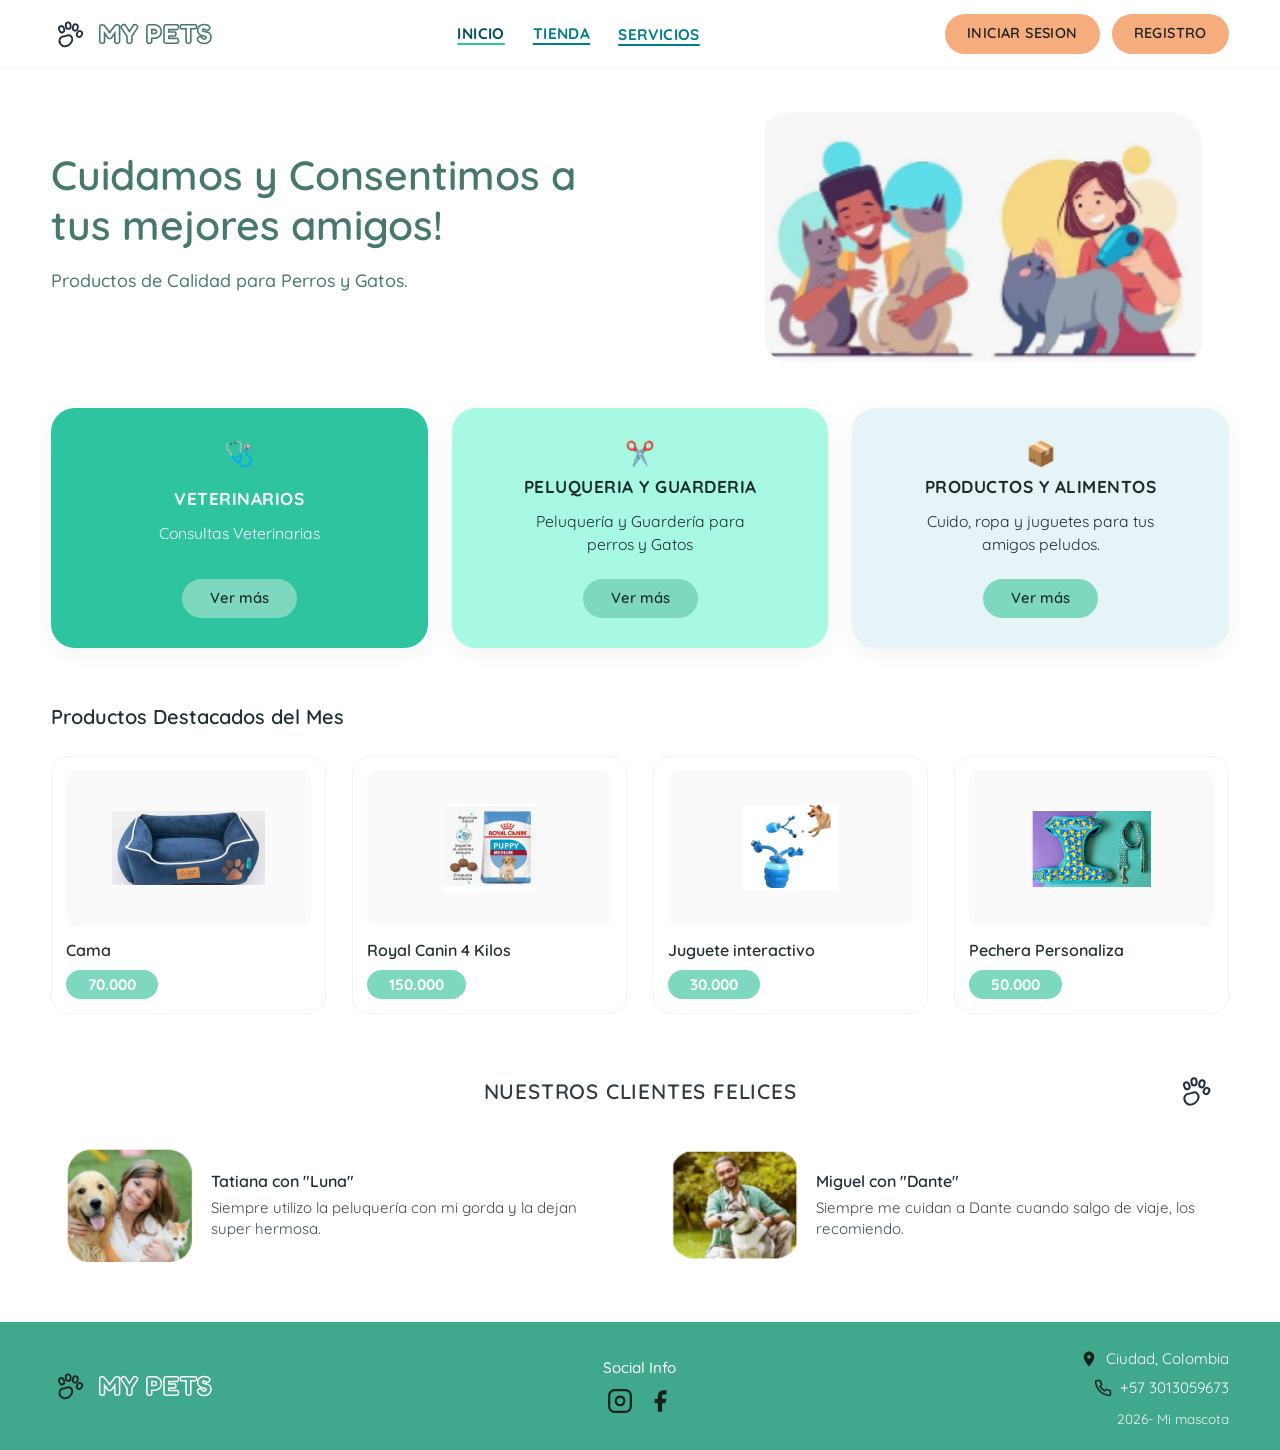
<file: index.html>
<!DOCTYPE html>
<html lang="es">

<head>
  <meta charset="UTF-8" />
  <meta name="viewport" content="width=device-width, initial-scale=1.0" />
  <title>MY PETS | Cuidamos y Consentimos a tus mejores amigos</title>
  <link rel="stylesheet" href="css/styles.css?v=5" />
</head>

<body>

  <!-- Header consistente inyectado desde js/main.js -->
  <header class="site-header" id="site-header"></header>

  <main>
    <!-- 1. Banner Principal (Hero) tal como el diseño oficial -->
    <section class="hero-section">
      <div class="container hero-grid">
        <div class="hero-content">
          <h1 class="hero-title">
            Cuidamos y Consentimos a<br />
            tus mejores amigos!
          </h1>
          <p class="hero-subtitle">
            Productos de Calidad para Perros y Gatos.
          </p>
        </div>

        <!-- Imagen del Banner Principal al frente del texto -->
        <div class="hero-illustration">
          <img src="img/banner-hero.png" alt="Cuidamos y Consentimos a tus mejores amigos" />
        </div>
      </div>
    </section>

    <!-- 2. Tres Tarjetas de Accesos Rápidos (Veterinarios, Peluquería, Productos) -->
    <section class="services-cards-section">
      <div class="container services-grid">
        <!-- Tarjeta 1: Veterinarios (#2ec49f) -->
        <article class="service-card card-vet">
          <div class="service-icon" aria-hidden="true">🩺</div>
          <div>
            <h3>VETERINARIOS</h3>
            <p>Consultas Veterinarias</p>
          </div>
          <a href="pages/veterinarios.html?v=5" class="btn-pill-mint">Ver más</a>
        </article>

        <!-- Tarjeta 2: Peluquería y Guardería (#a8f9e4) -->
        <article class="service-card card-groom">
          <div class="service-icon" aria-hidden="true">✂️</div>
          <div>
            <h3>PELUQUERIA Y GUARDERIA</h3>
            <p>Peluquería y Guardería para perros y Gatos</p>
          </div>
          <a href="pages/peluqueria-guarderia.html" class="btn-pill-mint">Ver más</a>
        </article>

        <!-- Tarjeta 3: Productos y Alimentos (#e6f3f7) -->
        <article class="service-card card-products">
          <div class="service-icon" aria-hidden="true">📦</div>
          <div>
            <h3>PRODUCTOS Y ALIMENTOS</h3>
            <p>Cuido, ropa y juguetes para tus amigos peludos.</p>
          </div>
          <a href="pages/productos.html" class="btn-pill-mint">Ver más</a>
        </article>
      </div>
    </section>

    <!-- 3. Productos Destacados del Mes -->
    <section class="featured-section">
      <div class="container">
        <h2 class="section-heading">Productos Destacados del Mes</h2>
        <div class="products-grid" id="featured-products-grid">
          <!-- Renderizado dinámico desde js/main.js (Cama, Royal Canin 4 Kilos, Juguete interactivo, Pechera Personaliza) -->
        </div>
      </div>
    </section>

    <!-- 4. Nuestros Clientes Felices -->
    <section class="testimonials-section">
      <div class="container">
        <div class="testimonials-header">
          <h2 class="testimonials-title">NUESTROS CLIENTES FELICES</h2>
          <svg class="paw-deco" viewBox="0 0 64 64" fill="none" stroke="#1f2d3d">
            <path d="M22 36 C15 36 12 43 16 49 C20 55 28 53 32 49 C36 45 38 39 33 35 C29 32 26 36 22 36 Z"
              stroke-width="3" />
            <ellipse cx="18" cy="24" rx="4" ry="5.5" transform="rotate(-20 18 24)" stroke-width="3" />
            <ellipse cx="29" cy="18" rx="4" ry="5.5" transform="rotate(-5 29 18)" stroke-width="3" />
            <ellipse cx="41" cy="21" rx="4" ry="5.5" transform="rotate(15 41 21)" stroke-width="3" />
            <ellipse cx="48" cy="32" rx="4" ry="5" transform="rotate(32 48 32)" stroke-width="3" />
          </svg>
        </div>

        <div class="testimonials-grid">
          <!-- Testimonio 1 -->
          <article class="testimonial-card">
            <img src="img/cliente-tatiana.png" alt="Tatiana con Luna" class="testimonial-avatar" />
            <div class="testimonial-text">
              <h4>Tatiana con "Luna"</h4>
              <p>Siempre utilizo la peluquería con mi gorda y la dejan super hermosa.</p>
            </div>
          </article>

          <!-- Testimonio 2 -->
          <article class="testimonial-card">
            <img src="img/cliente-miguel.png" alt="Miguel con Dante" class="testimonial-avatar" />
            <div class="testimonial-text">
              <h4>Miguel con "Dante"</h4>
              <p>Siempre me cuidan a Dante cuando salgo de viaje, los recomiendo.</p>
            </div>
          </article>
        </div>
      </div>
    </section>
  </main>

  <!-- Footer consistente inyectado desde js/main.js -->
  <footer class="site-footer" id="site-footer"></footer>

  <script src="js/main.js?v=5"></script>
</body>

</html>
</file>
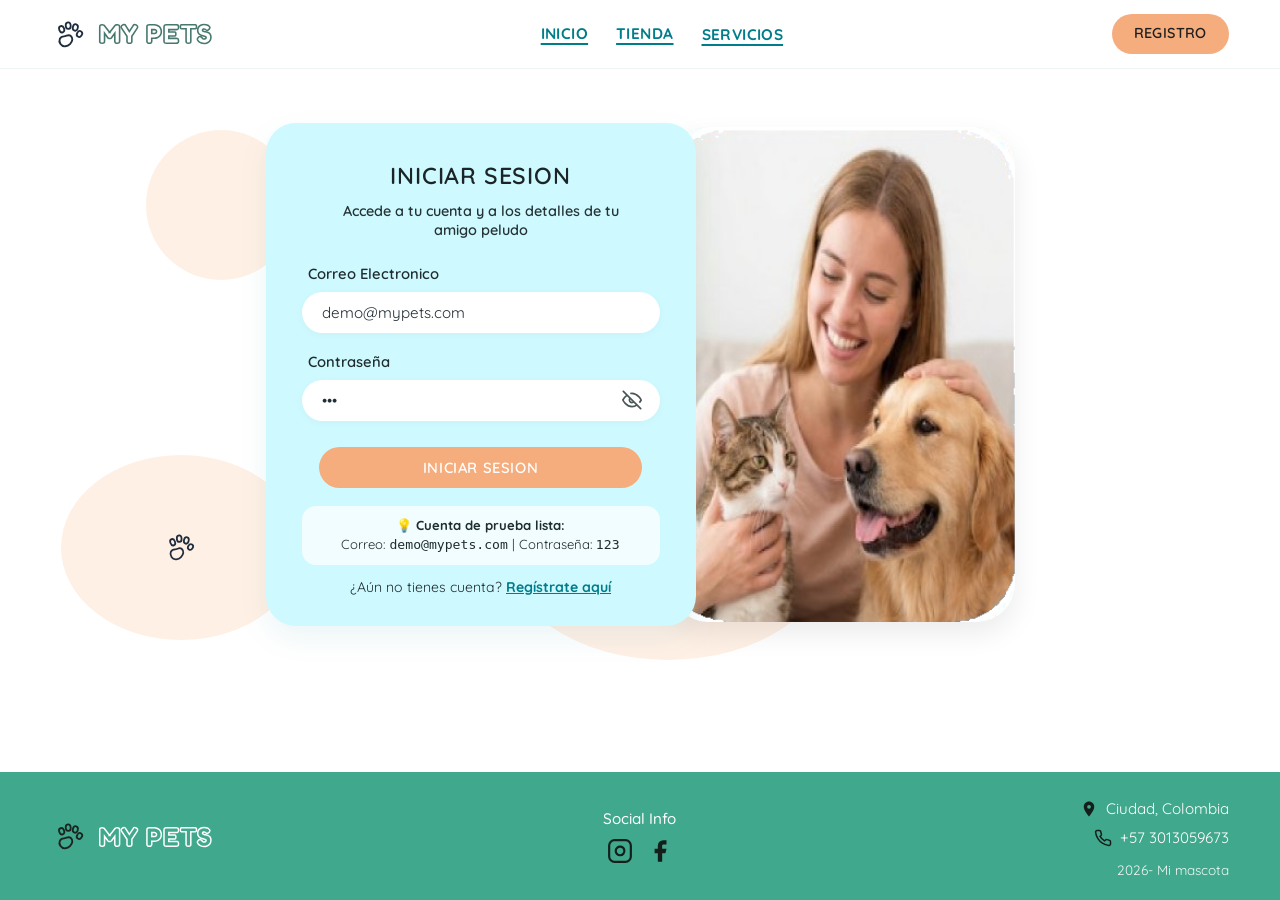
<file: pages/login.html>
<!DOCTYPE html>
<html lang="es">
<head>
  <meta charset="UTF-8" />
  <meta name="viewport" content="width=device-width, initial-scale=1.0" />
  <title>Iniciar Sesión | MY PETS</title>
  <link rel="stylesheet" href="../css/styles.css?v=2" />
</head>
<body>

  <header class="site-header" id="site-header"></header>

  <main class="login-page-section">
    <div class="container login-showcase">
      <!-- Círculos decorativos color durazno pastel del fondo -->
      <div class="login-blob blob-top-left" aria-hidden="true"></div>
      <div class="login-blob blob-bottom-left" aria-hidden="true">
        <svg viewBox="0 0 64 64" width="38" height="38" fill="none" stroke="#1f2d3d">
          <path d="M22 36 C15 36 12 43 16 49 C20 55 28 53 32 49 C36 45 38 39 33 35 C29 32 26 36 22 36 Z" stroke-width="3"/>
          <ellipse cx="18" cy="24" rx="4" ry="5.5" transform="rotate(-20 18 24)" stroke-width="3"/>
          <ellipse cx="29" cy="18" rx="4" ry="5.5" transform="rotate(-5 29 18)" stroke-width="3"/>
          <ellipse cx="41" cy="21" rx="4" ry="5.5" transform="rotate(15 41 21)" stroke-width="3"/>
          <ellipse cx="48" cy="32" rx="4" ry="5" transform="rotate(32 48 32)" stroke-width="3"/>
        </svg>
      </div>
      <div class="login-blob blob-bottom-center" aria-hidden="true"></div>

      <!-- Contenedor central con el cuadro celeste y la imagen superpuesta -->
      <div class="login-stage">
        <!-- Cuadro celeste de Iniciar Sesión -->
        <section class="login-cyan-card">
          <div class="login-cyan-header">
            <h1>INICIAR SESION</h1>
            <p>Accede a tu cuenta y a los detalles de tu amigo peludo</p>
          </div>

          <form id="login-form">
            <div class="login-field">
              <label for="login-email">Correo Electronico</label>
              <input
                type="email"
                id="login-email"
                class="login-pill-input"
                placeholder="ejemplo@correo.com"
                value="demo@mypets.com"
                required
              />
            </div>

            <div class="login-field">
              <label for="login-password">Contraseña</label>
              <div class="password-input-wrap">
                <input
                  type="password"
                  id="login-password"
                  class="login-pill-input"
                  placeholder="••••••••"
                  value="123"
                  required
                />
                <button
                  type="button"
                  class="btn-toggle-pass"
                  id="btn-toggle-pass"
                  aria-label="Mostrar u ocultar contraseña"
                  title="Mostrar / ocultar contraseña"
                >
                  <svg viewBox="0 0 24 24" width="20" height="20" fill="none" stroke="currentColor" stroke-width="2">
                    <path d="M17.94 17.94A10.07 10.07 0 0 1 12 20c-7 0-11-8-11-8a18.45 18.45 0 0 1 5.06-5.94M9.9 4.24A9.12 9.12 0 0 1 12 4c7 0 11 8 11 8a18.5 18.5 0 0 1-2.16 3.19m-6.72-1.07a3 3 0 1 1-4.24-4.24"/>
                    <line x1="1" y1="1" x2="23" y2="23"/>
                  </svg>
                </button>
              </div>
            </div>

            <button type="submit" class="btn-login-peach">
              INICIAR SESION
            </button>
          </form>

          <!-- Cuadro de cuenta de prueba lista (conservado) -->
          <div class="login-demo-box">
            <strong>💡 Cuenta de prueba lista:</strong><br />
            Correo: <code>demo@mypets.com</code> | Contraseña: <code>123</code>
          </div>

          <!-- Mensaje ¿Aún no tienes cuenta? Regístrate aquí (conservado) -->
          <p class="login-register-prompt">
            ¿Aún no tienes cuenta?
            <a href="registro.html">Regístrate aquí</a>
          </p>
        </section>

        <!-- Imagen derecha de la chica con el perro y el gato -->
        <div class="login-photo-card">
          <img src="../img/login-mascotas.jpg?v=3" alt="Dueña feliz con su gato y su perro" />
        </div>
      </div>
    </div>
  </main>

  <footer class="site-footer" id="site-footer"></footer>

  <script src="../js/main.js?v=2"></script>
</body>
</html>
</file>
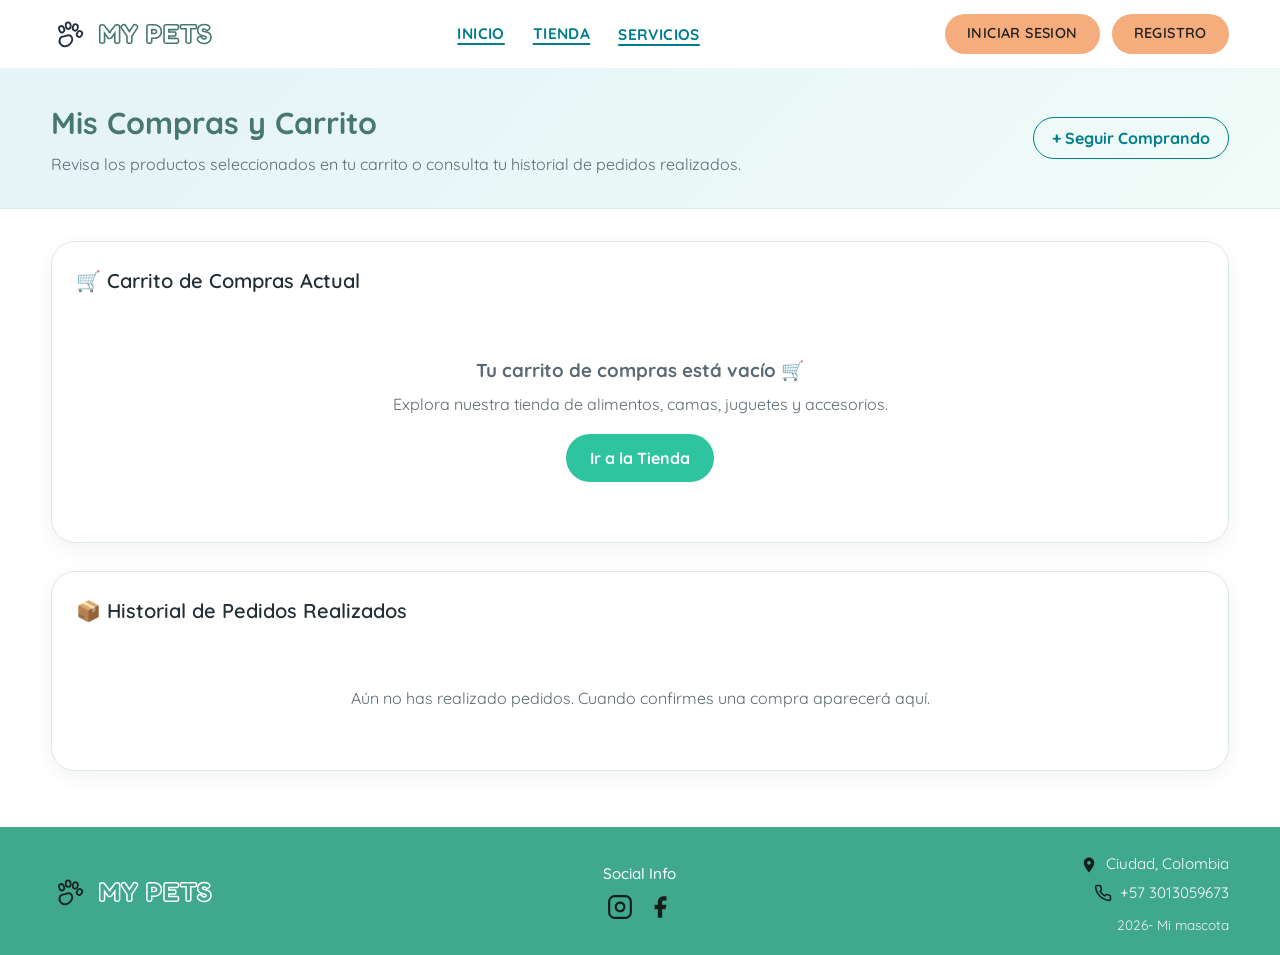
<file: pages/mis-compras.html>
<!DOCTYPE html>
<html lang="es">
<head>
  <meta charset="UTF-8" />
  <meta name="viewport" content="width=device-width, initial-scale=1.0" />
  <title>Mis Compras y Carrito | MY PETS</title>
  <link rel="stylesheet" href="../css/styles.css" />
</head>
<body>

  <header class="site-header" id="site-header"></header>

  <main>
    <section class="page-banner">
      <div class="container" style="display: flex; justify-content: space-between; align-items: center; flex-wrap: wrap; gap: 16px;">
        <div>
          <h1>Mis Compras y Carrito</h1>
          <p>Revisa los productos seleccionados en tu carrito o consulta tu historial de pedidos realizados.</p>
        </div>
        <a href="productos.html" class="btn-outline">+ Seguir Comprando</a>
      </div>
    </section>

    <section class="container" style="margin-bottom: 56px;">
      <!-- Bloque 1: Carrito activo -->
      <div class="panel-card">
        <h2 class="section-heading">🛒 Carrito de Compras Actual</h2>
        <div id="cart-items-container">
          <!-- Renderizado desde localStorage en js/main.js -->
        </div>
      </div>

      <!-- Bloque 2: Historial de pedidos confirmados -->
      <div class="panel-card">
        <h2 class="section-heading">📦 Historial de Pedidos Realizados</h2>
        <div id="orders-history-container">
          <!-- Renderizado desde localStorage en js/main.js -->
        </div>
      </div>
    </section>
  </main>

  <footer class="site-footer" id="site-footer"></footer>

  <script src="../js/main.js"></script>
</body>
</html>
</file>
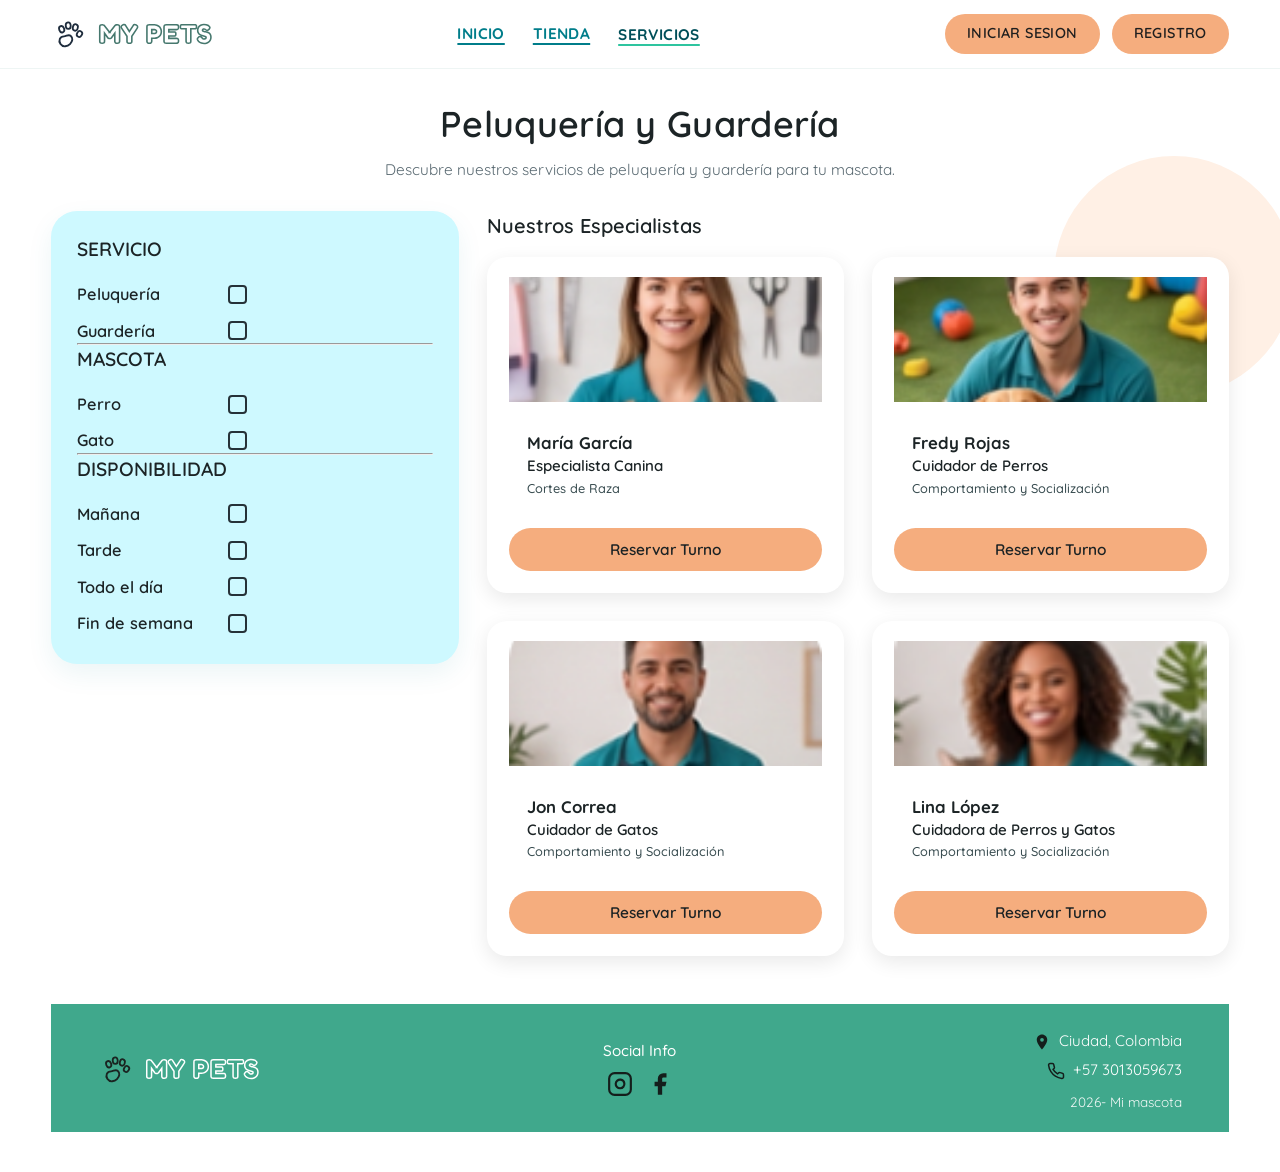
<file: pages/peluqueria-guarderia.html>
<!DOCTYPE html>
<html lang="es">
<head>
  <meta charset="UTF-8">
  <meta name="viewport" content="width=device-width, initial-scale=1.0" />
  <title>Peluquería y Guardería | MY PETS</title>
  <link rel="stylesheet" href="../css/styles.css?v=6" />
</head>
<body>
 <header class="site-header" id="site-header"></header>
  
<main class="vet-page-section">
    <section class="page-banner vet-hero-banner">
      <div class="container">
        <h1>Peluquería y Guardería</h1>
        <p>Descubre nuestros servicios de peluquería y guardería para tu mascota. </p>
      </div>
    </section>
    <div class="container vet-showcase-wrap">
      <!-- Círculos decorativos color durazno pastel del fondo (como en el diseño) -->
      <div class="vet-blob vet-blob-top-right" aria-hidden="true"></div>
      <div class="vet-blob vet-blob-bottom-left" aria-hidden="true"></div>

    
<section class="vet-layout">

  <!-- IZQUIERDA: FILTROS -->
  <aside class="vet-left-column">
    <div class="vet-cyan-box availability-card">

      <h3 class="availability-title">SERVICIO</h3>
      <div class="availability-list">
        <label class="availability-item">
          <span>Peluquería</span>
          <input type="checkbox" name="turno-filtro" value="Peluquería" class="availability-checkbox" />
        </label>
        <label class="availability-item">
          <span>Guardería</span>
          <input type="checkbox" name="turno-filtro" value="Guardería" class="availability-checkbox" />
        </label>
      </div>

      <hr>

      <h3 class="availability-title">MASCOTA</h3>
      <div class="availability-list">
        <label class="availability-item">
          <span>Perro</span>
          <input type="checkbox" name="mascota-filtro" value="Perro" class="availability-checkbox" />
        </label>
        <label class="availability-item">
          <span>Gato</span>
          <input type="checkbox" name="mascota-filtro" value="Gato" class="availability-checkbox" />
        </label>
      </div>

      <hr>

      <h3 class="availability-title">DISPONIBILIDAD</h3>
      <div class="availability-list">
        <label class="availability-item">
          <span>Mañana</span>
          <input type="checkbox" name="disponibilidad-filtro" value="Mañana" class="availability-checkbox" />
        </label>
        <label class="availability-item">
          <span>Tarde</span>
          <input type="checkbox" name="disponibilidad-filtro" value="Tarde" class="availability-checkbox" />
        </label>
        <label class="availability-item">
          <span>Todo el día</span>
          <input type="checkbox" name="disponibilidad-filtro" value="Todo el día" class="availability-checkbox" />
        </label>
        <label class="availability-item">
          <span>Fin de semana</span>
          <input type="checkbox" name="disponibilidad-filtro" value="Fin de semana" class="availability-checkbox" />
        </label>
      </div>

    </div>
  </aside>

  <!-- DERECHA: ESPECIALISTAS -->
  <div class="vet-right-column">

    <h2 class="section-heading">Nuestros Especialistas</h2>
<div class="vets-list" id="vets-list-container">
            <!-- Tarjetas de veterinarios generadas por js/main.js -->
          </div>
    <div class="vets-list">

      <article class="vet-card">
        <img class="vet-photo" src="../img/maria-garcia.png" alt="María García">
        <div class="vet-card-info">
          <h3 class="vet-name">María García</h3>
          <p class="vet-role">Especialista Canina</p>
          <p class="vet-extra-meta">Cortes de Raza</p>
        </div>
         <a href="./reservas.html" class="btn-vet-peach">
        Reservar Turno
        </a>
      </article>

      <article class="vet-card">
        <img class="vet-photo" src="../img/fredy-rojas.png" alt="Fredy Rojas">
        <div class="vet-card-info">
          <h3 class="vet-name">Fredy Rojas</h3>
          <p class="vet-role">Cuidador de Perros</p>
          <p class="vet-extra-meta">Comportamiento y Socialización</p>
        </div>
         <a href="./reservas.html" class="btn-vet-peach">
        Reservar Turno
        </a>
      </article>

      <article class="vet-card">
        <img class="vet-photo" src="../img/jon-correa.png" alt="Jon Correa">
        <div class="vet-card-info">
          <h3 class="vet-name">Jon Correa</h3>
          <p class="vet-role">Cuidador de Gatos</p>
          <p class="vet-extra-meta">Comportamiento y Socialización</p>
        </div>
         <a href="./reservas.html" class="btn-vet-peach">
        Reservar Turno
        </a>
      </article>

      <article class="vet-card">
        <img class="vet-photo" src="../img/lina-lopez.png" alt="Lina López">
        <div class="vet-card-info">
          <h3 class="vet-name">Lina López</h3>
          <p class="vet-role">Cuidadora de Perros y Gatos</p>
          <p class="vet-extra-meta">Comportamiento y Socialización</p>
        </div>
        <a href="./reservas.html" class="btn-vet-peach">
        Reservar Turno
        </a>
      </article>

      

    </div>
  </div>

</section>
<main>
           

   <footer class="site-footer" id="site-footer"></footer>
  <script src="../js/main.js?v=6"></script>
</body>
</html>
</file>
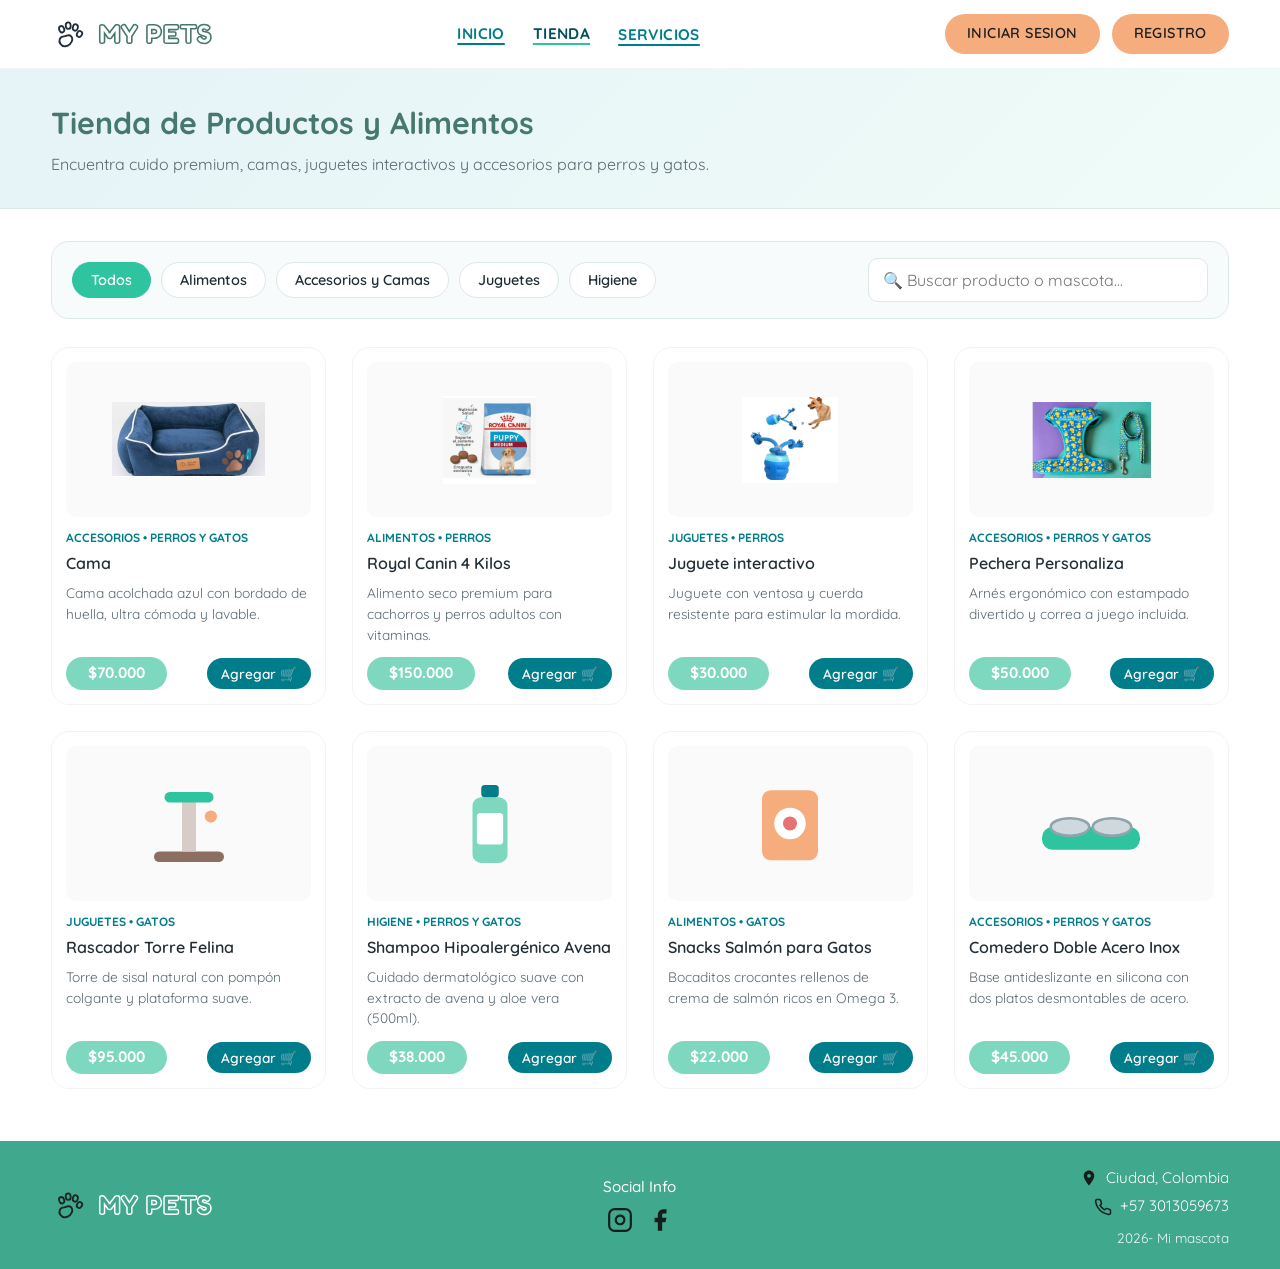
<file: pages/productos.html>
<!DOCTYPE html>
<html lang="es">
<head>
  <meta charset="UTF-8" />
  <meta name="viewport" content="width=device-width, initial-scale=1.0" />
  <title>Tienda de Productos | MY PETS</title>
  <link rel="stylesheet" href="../css/styles.css" />
</head>
<body>

  <header class="site-header" id="site-header"></header>

  <main>
    <section class="page-banner">
      <div class="container">
        <h1>Tienda de Productos y Alimentos</h1>
        <p>Encuentra cuido premium, camas, juguetes interactivos y accesorios para perros y gatos.</p>
      </div>
    </section>

    <section class="container" style="margin-bottom: 52px;">
      <!-- Barra de filtros básicos por categoría y buscador -->
      <div class="filters-bar">
        <div class="filter-pills" role="group" aria-label="Filtrar por categoría">
          <button type="button" class="filter-btn active" data-filter-cat="todos">Todos</button>
          <button type="button" class="filter-btn" data-filter-cat="alimentos">Alimentos</button>
          <button type="button" class="filter-btn" data-filter-cat="accesorios">Accesorios y Camas</button>
          <button type="button" class="filter-btn" data-filter-cat="juguetes">Juguetes</button>
          <button type="button" class="filter-btn" data-filter-cat="higiene">Higiene</button>
        </div>

        <div class="search-box">
          <input
            type="search"
            id="search-products"
            class="form-control"
            placeholder="🔍 Buscar producto o mascota..."
            aria-label="Buscar productos"
          />
        </div>
      </div>

      <!-- Catálogo renderizado dinámicamente desde js/main.js -->
      <div class="products-grid" id="catalog-products-grid"></div>
    </section>
  </main>

  <footer class="site-footer" id="site-footer"></footer>

  <script src="../js/main.js"></script>
</body>
</html>
</file>
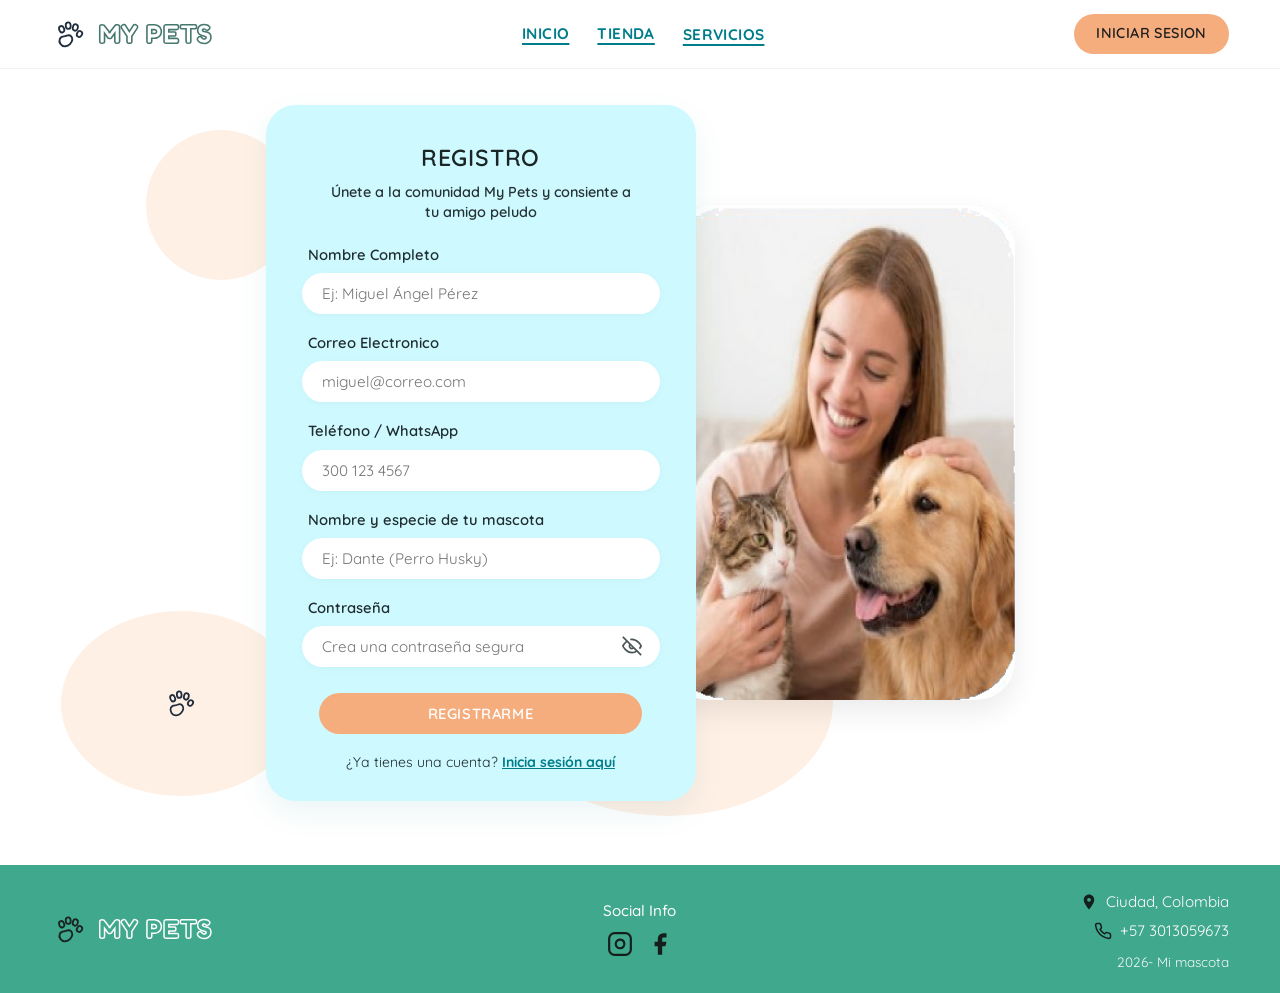
<file: pages/registro.html>
<!DOCTYPE html>
<html lang="es">
<head>
  <meta charset="UTF-8" />
  <meta name="viewport" content="width=device-width, initial-scale=1.0" />
  <title>Crear Cuenta | MY PETS</title>
  <link rel="stylesheet" href="../css/styles.css?v=3" />
</head>
<body>

  <header class="site-header" id="site-header"></header>

  <main class="login-page-section">
    <div class="container login-showcase">
      <!-- Círculos decorativos color durazno pastel del fondo -->
      <div class="login-blob blob-top-left" aria-hidden="true"></div>
      <div class="login-blob blob-bottom-left" aria-hidden="true">
        <svg viewBox="0 0 64 64" width="38" height="38" fill="none" stroke="#1f2d3d">
          <path d="M22 36 C15 36 12 43 16 49 C20 55 28 53 32 49 C36 45 38 39 33 35 C29 32 26 36 22 36 Z" stroke-width="3"/>
          <ellipse cx="18" cy="24" rx="4" ry="5.5" transform="rotate(-20 18 24)" stroke-width="3"/>
          <ellipse cx="29" cy="18" rx="4" ry="5.5" transform="rotate(-5 29 18)" stroke-width="3"/>
          <ellipse cx="41" cy="21" rx="4" ry="5.5" transform="rotate(15 41 21)" stroke-width="3"/>
          <ellipse cx="48" cy="32" rx="4" ry="5" transform="rotate(32 48 32)" stroke-width="3"/>
        </svg>
      </div>
      <div class="login-blob blob-bottom-center" aria-hidden="true"></div>

      <!-- Contenedor central con el cuadro celeste y la imagen superpuesta -->
      <div class="login-stage">
        <!-- Cuadro celeste de Registro -->
        <section class="login-cyan-card">
          <div class="login-cyan-header">
            <h1>REGISTRO</h1>
            <p>Únete a la comunidad My Pets y consiente a tu amigo peludo</p>
          </div>

          <form id="register-form">
            <div class="login-field">
              <label for="reg-nombre">Nombre Completo</label>
              <input
                type="text"
                id="reg-nombre"
                class="login-pill-input"
                placeholder="Ej: Miguel Ángel Pérez"
                required
              />
            </div>

            <div class="login-field">
              <label for="reg-email">Correo Electronico</label>
              <input
                type="email"
                id="reg-email"
                class="login-pill-input"
                placeholder="miguel@correo.com"
                required
              />
            </div>

            <div class="login-field">
              <label for="reg-telefono">Teléfono / WhatsApp</label>
              <input
                type="tel"
                id="reg-telefono"
                class="login-pill-input"
                placeholder="300 123 4567"
                required
              />
            </div>

            <div class="login-field">
              <label for="reg-mascota">Nombre y especie de tu mascota</label>
              <input
                type="text"
                id="reg-mascota"
                class="login-pill-input"
                placeholder="Ej: Dante (Perro Husky)"
                required
              />
            </div>

            <div class="login-field">
              <label for="reg-password">Contraseña</label>
              <div class="password-input-wrap">
                <input
                  type="password"
                  id="reg-password"
                  class="login-pill-input"
                  placeholder="Crea una contraseña segura"
                  minlength="3"
                  required
                />
                <button
                  type="button"
                  class="btn-toggle-pass"
                  id="btn-toggle-reg-pass"
                  aria-label="Mostrar u ocultar contraseña"
                  title="Mostrar / ocultar contraseña"
                >
                  <svg viewBox="0 0 24 24" width="20" height="20" fill="none" stroke="currentColor" stroke-width="2">
                    <path d="M17.94 17.94A10.07 10.07 0 0 1 12 20c-7 0-11-8-11-8a18.45 18.45 0 0 1 5.06-5.94M9.9 4.24A9.12 9.12 0 0 1 12 4c7 0 11 8 11 8a18.5 18.5 0 0 1-2.16 3.19m-6.72-1.07a3 3 0 1 1-4.24-4.24"/>
                    <line x1="1" y1="1" x2="23" y2="23"/>
                  </svg>
                </button>
              </div>
            </div>

            <button type="submit" class="btn-login-peach">
              REGISTRARME
            </button>
          </form>

          <p class="login-register-prompt">
            ¿Ya tienes una cuenta?
            <a href="login.html">Inicia sesión aquí</a>
          </p>
        </section>

        <!-- Imagen derecha de la chica con el perro y el gato -->
        <div class="login-photo-card">
          <img src="../img/login-mascotas.jpg?v=3" alt="Dueña feliz con su gato y su perro" />
        </div>
      </div>
    </div>
  </main>

  <footer class="site-footer" id="site-footer"></footer>

  <script src="../js/main.js?v=3"></script>
</body>
</html>
</file>
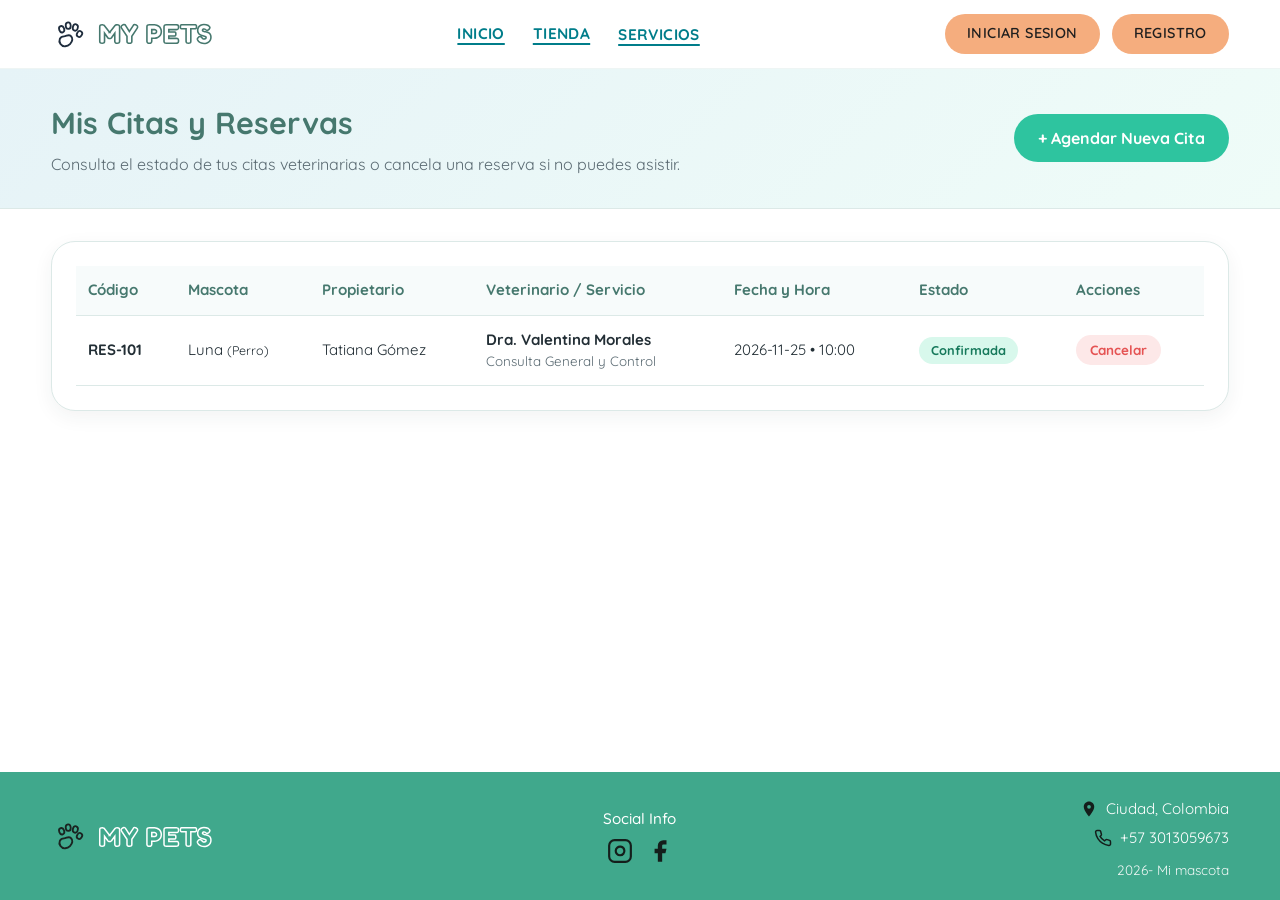
<file: pages/reservas.html>
<!DOCTYPE html>
<html lang="es">
<head>
  <meta charset="UTF-8" />
  <meta name="viewport" content="width=device-width, initial-scale=1.0" />
  <title>Mis Reservas | MY PETS</title>
  <link rel="stylesheet" href="../css/styles.css" />
</head>
<body>

  <header class="site-header" id="site-header"></header>

  <main>
    <section class="page-banner">
      <div class="container" style="display: flex; justify-content: space-between; align-items: center; flex-wrap: wrap; gap: 16px;">
        <div>
          <h1>Mis Citas y Reservas</h1>
          <p>Consulta el estado de tus citas veterinarias o cancela una reserva si no puedes asistir.</p>
        </div>
        <a href="veterinarios.html" class="btn-primary">+ Agendar Nueva Cita</a>
      </div>
    </section>

    <section class="container" style="margin-bottom: 56px;">
      <div class="panel-card" id="reservations-table-container">
        <!-- Tabla renderizada dinámicamente desde localStorage en js/main.js -->
      </div>
    </section>
  </main>

  <footer class="site-footer" id="site-footer"></footer>

  <script src="../js/main.js"></script>
</body>
</html>
</file>
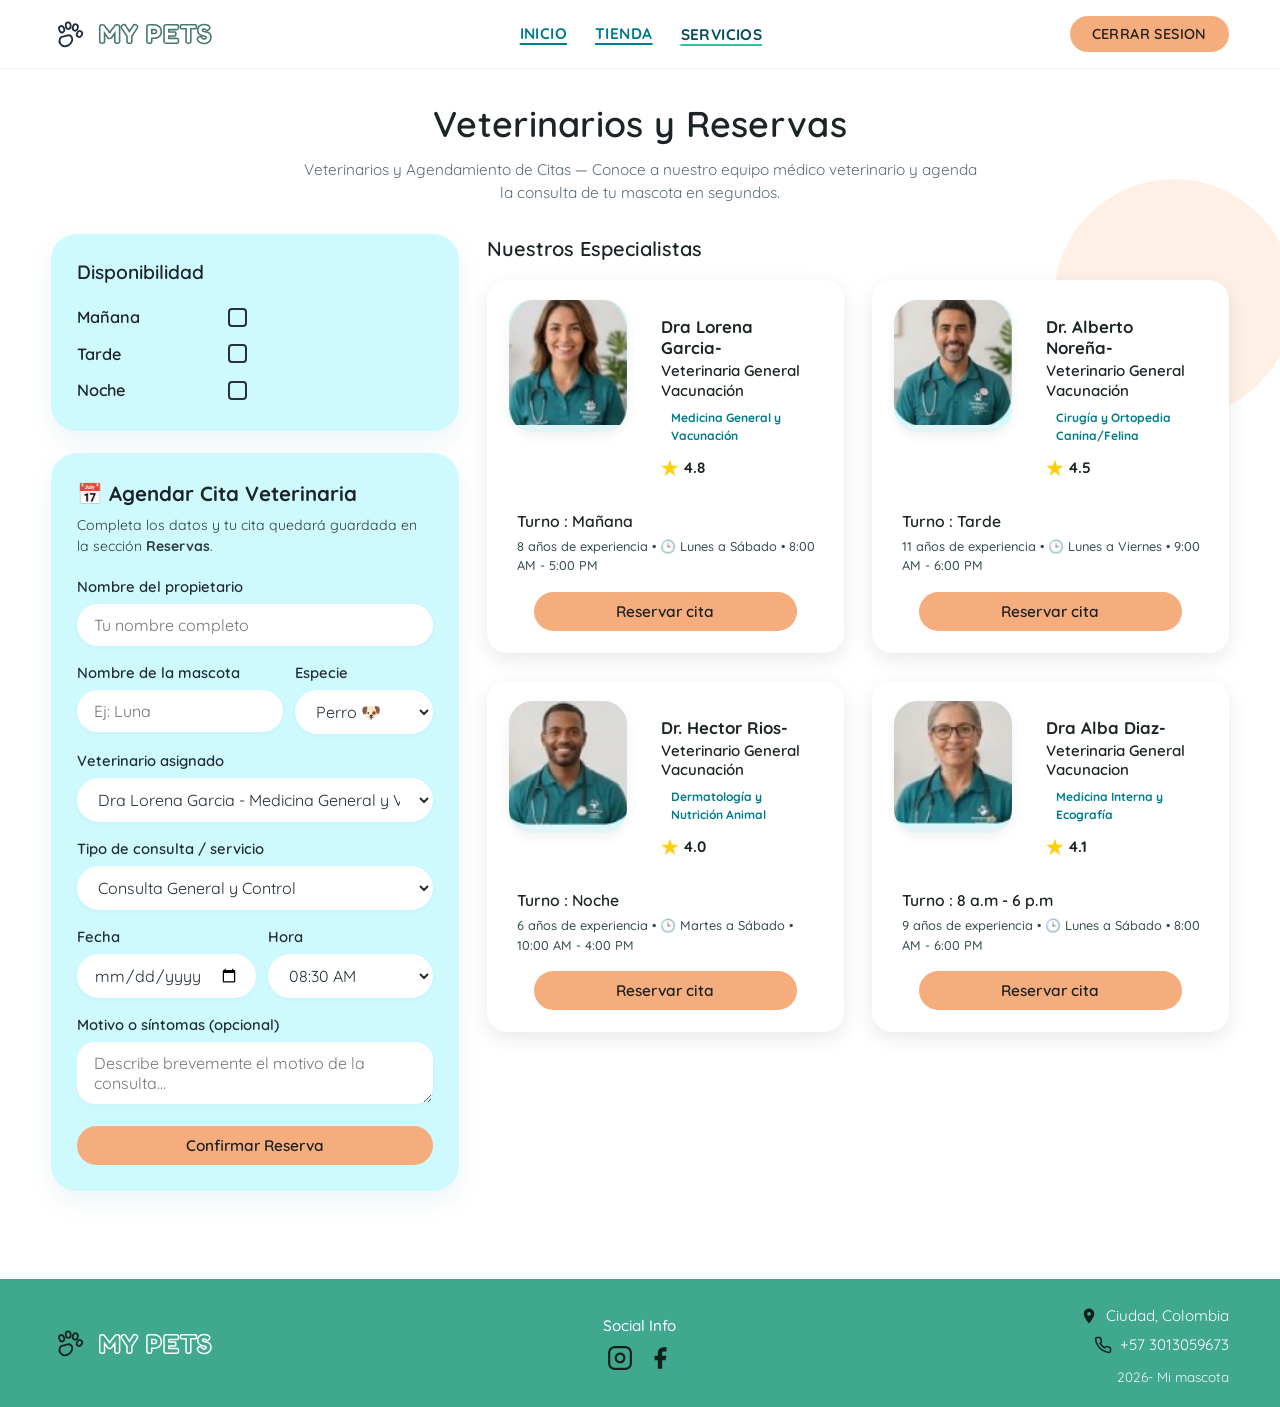
<file: pages/veterinarios.html>
<!DOCTYPE html>
<html lang="es">
<head>
  <meta charset="UTF-8" />
  <meta name="viewport" content="width=device-width, initial-scale=1.0" />
  <title>Veterinarios y Reservas | MY PETS</title>
  <link rel="stylesheet" href="../css/styles.css?v=6" />
</head>
<body>

  <header class="site-header" id="site-header"></header>

  <main class="vet-page-section">
    <section class="page-banner vet-hero-banner">
      <div class="container">
        <h1>Veterinarios y Reservas</h1>
        <p>Veterinarios y Agendamiento de Citas — Conoce a nuestro equipo médico veterinario y agenda la consulta de tu mascota en segundos.</p>
      </div>
    </section>

    <div class="container vet-showcase-wrap">
      <!-- Círculos decorativos color durazno pastel del fondo (como en el diseño) -->
      <div class="vet-blob vet-blob-top-right" aria-hidden="true"></div>
      <div class="vet-blob vet-blob-bottom-left" aria-hidden="true"></div>

      <section class="vet-layout">
        <!-- Columna Izquierda: Disponibilidad + Formulario para Agendar Cita -->
        <div class="vet-left-column">
          <!-- Cuadro de Disponibilidad del diseño -->
          <div class="vet-cyan-box availability-card">
            <h3 class="availability-title">Disponibilidad</h3>
            <div class="availability-list">
              <label class="availability-item">
                <span>Mañana</span>
                <input type="checkbox" name="turno-filtro" value="Mañana" class="availability-checkbox" />
              </label>
              <label class="availability-item">
                <span>Tarde</span>
                <input type="checkbox" name="turno-filtro" value="Tarde" class="availability-checkbox" />
              </label>
              <label class="availability-item">
                <span>Noche</span>
                <input type="checkbox" name="turno-filtro" value="Noche" class="availability-checkbox" />
              </label>
            </div>
          </div>

          <!-- Formulario para Agendar Cita (conservado íntegro con el nuevo diseño celeste) -->
          <aside class="booking-card vet-cyan-box">
            <h2 class="booking-card-title">
              📅 Agendar Cita Veterinaria
            </h2>
            <p class="booking-card-subtitle">
              Completa los datos y tu cita quedará guardada en la sección <strong>Reservas</strong>.
            </p>

            <form id="booking-form">
              <div class="form-group">
                <label for="cita-propietario">Nombre del propietario</label>
                <input type="text" id="cita-propietario" class="form-control vet-pill-input" placeholder="Tu nombre completo" required />
              </div>

              <div style="display: grid; grid-template-columns: 1.2fr 0.8fr; gap: 12px;">
                <div class="form-group">
                  <label for="cita-mascota">Nombre de la mascota</label>
                  <input type="text" id="cita-mascota" class="form-control vet-pill-input" placeholder="Ej: Luna" required />
                </div>

                <div class="form-group">
                  <label for="cita-especie">Especie</label>
                  <select id="cita-especie" class="form-control vet-pill-input" required>
                    <option value="Perro">Perro 🐶</option>
                    <option value="Gato">Gato 🐱</option>
                    <option value="Otro">Otro 🐾</option>
                  </select>
                </div>
              </div>

              <div class="form-group">
                <label for="cita-veterinario">Veterinario asignado</label>
                <select id="cita-veterinario" class="form-control vet-pill-input" required></select>
              </div>

              <div class="form-group">
                <label for="cita-servicio">Tipo de consulta / servicio</label>
                <select id="cita-servicio" class="form-control vet-pill-input" required>
                  <option value="Consulta General y Control">Consulta General y Control</option>
                  <option value="Esquema de Vacunación">Esquema de Vacunación</option>
                  <option value="Desparasitación y Profilaxis">Desparasitación y Profilaxis</option>
                  <option value="Consulta Dermatológica">Consulta Dermatológica</option>
                  <option value="Ecografía / Exámenes">Ecografía / Exámenes</option>
                </select>
              </div>

              <div style="display: grid; grid-template-columns: 1fr 1fr; gap: 12px;">
                <div class="form-group">
                  <label for="cita-fecha">Fecha</label>
                  <input type="date" id="cita-fecha" class="form-control vet-pill-input" required />
                </div>

                <div class="form-group">
                  <label for="cita-hora">Hora</label>
                  <select id="cita-hora" class="form-control vet-pill-input" required>
                    <option value="08:30">08:30 AM</option>
                    <option value="10:00">10:00 AM</option>
                    <option value="11:30">11:30 AM</option>
                    <option value="14:00">02:00 PM</option>
                    <option value="15:30">03:30 PM</option>
                    <option value="16:30">04:30 PM</option>
                  </select>
                </div>
              </div>

              <div class="form-group">
                <label for="cita-notas">Motivo o síntomas (opcional)</label>
                <textarea id="cita-notas" class="form-control vet-pill-textarea" rows="2" placeholder="Describe brevemente el motivo de la consulta..."></textarea>
              </div>

              <button type="submit" class="btn-vet-peach btn-block">
                Confirmar Reserva
              </button>
            </form>
          </aside>
        </div>

        <!-- Columna Derecha: Listado de Veterinarios -->
        <div class="vet-right-column">
          <h2 class="section-heading">Nuestros Especialistas</h2>
          <div class="vets-list" id="vets-list-container">
            <!-- Tarjetas de veterinarios generadas por js/main.js -->
          </div>
        </div>
      </section>
    </div>
  </main>

  <footer class="site-footer" id="site-footer"></footer>

  <script src="../js/main.js?v=6"></script>
</body>
</html>
</file>
<file: css/styles.css>
/* ==========================================================================
   MY PETS - Hoja de Estilos Global (CSS3 Puro)
   ==========================================================================
   Paleta de colores basada en el mockup oficial:
   - Verde Turquesa (Veterinarios): #2ec49f
   - Menta Claro (Peluquería y Guardería): #a8f9e4
   - Azul Pastel (Productos y Alimentos): #e6f3f7
   - Verde Azulado Footer: #40a88c
   - Verde Pastillas (Precios / Ver más): #7dd8bf
   - Salmón / Naranja Pastel (Botones Auth): #f5ad7e
   - Azul Petróleo (Links Nav): #007d8a
   - Verde Pizarra (Textos Hero): #46786e
   ========================================================================== */

@import url('https://fonts.googleapis.com/css2?family=Fredoka:wght@500;600;700&family=Quicksand:wght@400;500;600;700&display=swap');

:root {
  --color-vet-card: #2ec49f;
  --color-groom-card: #a8f9e4;
  --color-prod-card: #e6f3f7;
  --color-footer: #40a88c;
  --color-pill-mint: #7dd8bf;
  --color-pill-mint-dark: #5dc3a7;
  --color-auth-peach: #f5ad7e;
  --color-auth-peach-hover: #ee9860;
  --color-nav-teal: #007d8a;
  --color-hero-green: #46786e;
  --color-text-dark: #222e35;
  --color-text-muted: #5a6a72;
  --color-bg: #ffffff;
  --color-surface-soft: #f7fbfb;
  --color-border: #dce9e7;
  --color-danger: #e55353;
  --color-warning: #f0a500;
  --color-success: #28a745;

  --font-main: 'Quicksand', 'Century Gothic', sans-serif;
  --font-logo: 'Fredoka', sans-serif;

  --radius-sm: 10px;
  --radius-md: 18px;
  --radius-lg: 24px;
  --radius-pill: 999px;

  --shadow-soft: 0 6px 20px rgba(34, 46, 53, 0.06);
  --shadow-hover: 0 12px 28px rgba(46, 196, 159, 0.16);
  --max-width: 1180px;
}

/* Reset y base */
*, *::before, *::after {
  box-sizing: border-box;
  margin: 0;
  padding: 0;
}

html {
  scroll-behavior: smooth;
}

body {
  font-family: var(--font-main);
  color: var(--color-text-dark);
  background-color: var(--color-bg);
  line-height: 1.5;
  min-height: 100vh;
  display: flex;
  flex-direction: column;
}

main {
  flex: 1;
}

a {
  color: inherit;
  text-decoration: none;
  transition: all 0.2s ease;
}

ul {
  list-style: none;
}

img {
  max-width: 100%;
  display: block;
}

button, input, select, textarea {
  font-family: inherit;
  font-size: 1rem;
}

.container {
  width: 92%;
  max-width: var(--max-width);
  margin: 0 auto;
}

/* ==========================================================================
   HEADER & NAVBAR
   ========================================================================== */
.site-header {
  background: #ffffff;
  position: sticky;
  top: 0;
  z-index: 1000;
  border-bottom: 1px solid #eef5f4;
  padding: 14px 0;
}

.navbar {
  display: flex;
  align-items: center;
  justify-content: space-between;
  gap: 18px;
  flex-wrap: wrap;
}

/* Logo con estilo de texto con contorno como en la imagen */
.brand-logo {
  display: inline-flex;
  align-items: center;
  gap: 10px;
  font-family: var(--font-logo);
  font-size: 1.65rem;
  font-weight: 700;
  letter-spacing: 1px;
  text-transform: uppercase;
  color: transparent;
  -webkit-text-stroke: 1.6px var(--color-hero-green);
}

.brand-logo svg {
  width: 38px;
  height: 38px;
  stroke: #1f2d3d;
  fill: none;
  flex-shrink: 0;
}

/* Links centrales */
.nav-links {
  display: flex;
  align-items: center;
  gap: 24px;
  flex-wrap: wrap;
}

.nav-link {
  color: var(--color-nav-teal);
  font-weight: 700;
  font-size: 0.96rem;
  letter-spacing: 0.4px;
  text-transform: uppercase;
  text-decoration: underline;
  text-underline-offset: 4px;
  text-decoration-thickness: 2px;
  padding: 4px 2px;
}

.nav-link:hover,
.nav-link.active {
  color: #004f59;
  text-decoration-color: var(--color-vet-card);
}

/* Dropdown de Servicios */
.nav-dropdown {
  position: relative;
}

.nav-dropdown-menu {
  position: absolute;
  top: 100%;
  left: 0;
  min-width: 220px;
  background: #ffffff;
  border-radius: var(--radius-sm);
  box-shadow: 0 10px 26px rgba(0, 0, 0, 0.12);
  border: 1px solid var(--color-border);
  padding: 8px 0;
  opacity: 0;
  visibility: hidden;
  transform: translateY(8px);
  transition: all 0.2s ease;
  z-index: 200;
}

.nav-dropdown:hover .nav-dropdown-menu,
.nav-dropdown:focus-within .nav-dropdown-menu {
  opacity: 1;
  visibility: visible;
  transform: translateY(2px);
}

.nav-dropdown-menu a {
  display: block;
  padding: 9px 16px;
  font-size: 0.92rem;
  font-weight: 600;
  color: var(--color-text-dark);
  text-decoration: none;
}

.nav-dropdown-menu a:hover {
  background: var(--color-prod-card);
  color: var(--color-nav-teal);
}

/* Botones de sesión y carrito */
.nav-actions {
  display: flex;
  align-items: center;
  gap: 12px;
  flex-wrap: wrap;
}

.btn-auth {
  background-color: var(--color-auth-peach);
  color: #1f1f1f;
  font-weight: 600;
  font-size: 0.9rem;
  letter-spacing: 0.4px;
  text-transform: uppercase;
  padding: 9px 22px;
  border-radius: var(--radius-pill);
  border: none;
  cursor: pointer;
  display: inline-flex;
  align-items: center;
  justify-content: center;
  gap: 6px;
  transition: transform 0.15s ease, background-color 0.2s ease;
}

.btn-auth:hover {
  background-color: var(--color-auth-peach-hover);
  transform: translateY(-1px);
}

.cart-badge-link {
  display: inline-flex;
  align-items: center;
  gap: 6px;
  background: var(--color-prod-card);
  color: var(--color-nav-teal);
  font-weight: 700;
  font-size: 0.9rem;
  padding: 8px 14px;
  border-radius: var(--radius-pill);
}

.cart-badge-link:hover {
  background: var(--color-groom-card);
}

.badge-count {
  background: var(--color-vet-card);
  color: #ffffff;
  font-size: 0.78rem;
  padding: 1px 7px;
  border-radius: var(--radius-pill);
}

.user-chip {
  font-size: 0.9rem;
  font-weight: 700;
  color: var(--color-hero-green);
  background: #edf7f5;
  padding: 7px 14px;
  border-radius: var(--radius-pill);
}

.menu-toggle {
  display: none;
  background: none;
  border: 1.5px solid var(--color-border);
  border-radius: 8px;
  padding: 6px 10px;
  cursor: pointer;
  color: var(--color-nav-teal);
  font-weight: 700;
}

/* ==========================================================================
   HERO / BANNER PRINCIPAL (index.html)
   ========================================================================== */
.hero-section {
  padding: 36px 0 28px;
}

.hero-grid {
  display: grid;
  grid-template-columns: 1.15fr 0.85fr;
  align-items: center;
  gap: 32px;
}

.hero-title {
  color: var(--color-hero-green);
  font-size: clamp(1.85rem, 3.2vw, 2.55rem);
  font-weight: 600;
  line-height: 1.22;
  margin-bottom: 18px;
}

.hero-subtitle {
  color: var(--color-hero-green);
  font-size: 1.12rem;
  font-weight: 500;
  max-width: 440px;
  margin-bottom: 22px;
}

.hero-illustration {
  border-radius: var(--radius-lg);
  overflow: hidden;
  display: flex;
  justify-content: center;
  align-items: center;
}

.hero-illustration img {
  width: 100%;
  max-width: 440px;
  height: auto;
  border-radius: var(--radius-lg);
  object-fit: cover;
}

/* ==========================================================================
   3 TARJETAS DE SERVICIOS PRINCIPALES (index.html)
   ========================================================================== */
.services-cards-section {
  padding: 18px 0 38px;
}

.services-grid {
  display: grid;
  grid-template-columns: repeat(3, 1fr);
  gap: 24px;
}

.service-card {
  border-radius: var(--radius-lg);
  padding: 30px 24px;
  text-align: center;
  display: flex;
  flex-direction: column;
  align-items: center;
  justify-content: space-between;
  min-height: 240px;
  box-shadow: var(--shadow-soft);
  transition: transform 0.2s ease, box-shadow 0.2s ease;
}

.service-card:hover {
  transform: translateY(-4px);
  box-shadow: var(--shadow-hover);
}

.service-card.card-vet {
  background-color: var(--color-vet-card);
  color: #ffffff;
}

.service-card.card-groom {
  background-color: var(--color-groom-card);
  color: #1f2e2b;
}

.service-card.card-products {
  background-color: var(--color-prod-card);
  color: #1f2e2b;
}

.service-icon {
  font-size: 1.5rem;
  margin-bottom: 6px;
  height: 30px;
  display: flex;
  align-items: center;
  justify-content: center;
}

.service-card h3 {
  font-size: 1.08rem;
  font-weight: 700;
  letter-spacing: 0.5px;
  text-transform: uppercase;
  margin-bottom: 10px;
}

.service-card p {
  font-size: 0.98rem;
  margin-bottom: 22px;
  max-width: 240px;
}

/* Botón pastilla "Ver más" tal como en la imagen */
.btn-pill-mint {
  background-color: var(--color-pill-mint);
  color: #18312b;
  font-weight: 600;
  font-size: 0.92rem;
  padding: 8px 28px;
  border-radius: var(--radius-pill);
  border: none;
  cursor: pointer;
  display: inline-block;
  transition: background-color 0.2s ease, transform 0.15s ease;
}

.btn-pill-mint:hover {
  background-color: var(--color-pill-mint-dark);
  transform: scale(1.03);
}

/* ==========================================================================
   PRODUCTOS DESTACADOS DEL MES & CATÁLOGO
   ========================================================================== */
.featured-section {
  padding: 16px 0 42px;
}

.section-heading {
  font-size: 1.25rem;
  font-weight: 600;
  color: var(--color-text-dark);
  margin-bottom: 24px;
}

.products-grid {
  display: grid;
  grid-template-columns: repeat(4, 1fr);
  gap: 26px;
}

.product-card {
  background: #ffffff;
  border-radius: var(--radius-md);
  padding: 14px;
  display: flex;
  flex-direction: column;
  justify-content: space-between;
  transition: transform 0.2s ease, box-shadow 0.2s ease;
  border: 1px solid #f0f5f4;
}

.product-card:hover {
  transform: translateY(-4px);
  box-shadow: var(--shadow-soft);
}

.product-thumb {
  width: 100%;
  height: 155px;
  border-radius: var(--radius-sm);
  background: #fafafa;
  display: flex;
  align-items: center;
  justify-content: center;
  overflow: hidden;
  margin-bottom: 12px;
  padding: 10px;
}

.product-thumb img,
.product-thumb svg {
  max-height: 135px;
  width: auto;
  object-fit: contain;
}

.product-category-tag {
  font-size: 0.75rem;
  font-weight: 700;
  text-transform: uppercase;
  color: var(--color-nav-teal);
  margin-bottom: 4px;
}

.product-title {
  font-size: 1rem;
  font-weight: 600;
  color: var(--color-text-dark);
  margin-bottom: 8px;
}

.product-desc {
  font-size: 0.86rem;
  color: var(--color-text-muted);
  margin-bottom: 12px;
}

.product-footer {
  display: flex;
  align-items: center;
  justify-content: space-between;
  gap: 8px;
  flex-wrap: wrap;
  margin-top: auto;
}

.price-pill {
  background-color: var(--color-pill-mint);
  color: #ffffff;
  font-weight: 700;
  font-size: 0.95rem;
  padding: 5px 22px;
  border-radius: var(--radius-pill);
  display: inline-block;
}

.btn-add-cart {
  background-color: var(--color-nav-teal);
  color: #ffffff;
  border: none;
  padding: 7px 14px;
  border-radius: var(--radius-pill);
  font-size: 0.85rem;
  font-weight: 600;
  cursor: pointer;
  transition: background-color 0.2s ease;
}

.btn-add-cart:hover {
  background-color: var(--color-vet-card);
}

/* ==========================================================================
   TESTIMONIOS - NUESTROS CLIENTES FELICES
   ========================================================================== */
.testimonials-section {
  padding: 20px 0 48px;
  position: relative;
}

.testimonials-header {
  display: flex;
  align-items: center;
  justify-content: center;
  position: relative;
  margin-bottom: 28px;
}

.testimonials-title {
  font-size: 1.3rem;
  font-weight: 600;
  letter-spacing: 0.8px;
  text-transform: uppercase;
  color: #2f3b40;
  text-align: center;
}

.paw-deco {
  position: absolute;
  right: 12px;
  width: 42px;
  height: 42px;
}

.testimonials-grid {
  display: grid;
  grid-template-columns: repeat(2, 1fr);
  gap: 32px;
}

.testimonial-card {
  display: flex;
  align-items: center;
  gap: 18px;
  background: #ffffff;
  padding: 12px;
  border-radius: var(--radius-md);
}

.testimonial-avatar {
  width: 130px;
  height: 115px;
  border-radius: 22px;
  object-fit: cover;
  flex-shrink: 0;
  background: var(--color-prod-card);
}

.testimonial-text h4 {
  font-size: 1rem;
  font-weight: 600;
  color: var(--color-text-dark);
  margin-bottom: 4px;
}

.testimonial-text p {
  font-size: 0.94rem;
  color: #3d4a50;
  line-height: 1.4;
}

/* ==========================================================================
   FOOTER GLOBAL (Idéntico a la imagen)
   ========================================================================== */
.site-footer {
  background-color: var(--color-footer);
  color: #ffffff;
  padding: 26px 0 20px;
  margin-top: auto;
}

.footer-grid {
  display: grid;
  grid-template-columns: 1fr 1fr 1fr;
  align-items: center;
  gap: 20px;
}

.footer-brand {
  display: inline-flex;
  align-items: center;
  gap: 10px;
  font-family: var(--font-logo);
  font-size: 1.65rem;
  font-weight: 700;
  letter-spacing: 1px;
  color: transparent;
  -webkit-text-stroke: 1.5px #ffffff;
}

.footer-brand svg {
  width: 38px;
  height: 38px;
  stroke: #1a2421;
  fill: none;
}

.footer-social {
  text-align: center;
}

.footer-social p {
  font-size: 0.95rem;
  margin-bottom: 8px;
  font-weight: 500;
}

.social-icons {
  display: inline-flex;
  align-items: center;
  gap: 14px;
}

.social-icons a {
  color: #141e1b;
  display: inline-flex;
  align-items: center;
  justify-content: center;
  transition: transform 0.2s ease;
}

.social-icons a:hover {
  transform: scale(1.12);
}

.footer-contact {
  display: flex;
  flex-direction: column;
  align-items: flex-end;
  gap: 6px;
  font-size: 0.95rem;
}

.footer-contact-item {
  display: inline-flex;
  align-items: center;
  gap: 8px;
}

.footer-copy {
  font-size: 0.85rem;
  opacity: 0.92;
  margin-top: 4px;
}

/* ==========================================================================
   COMPONENTES INTERNOS DE LAS 8 VISTAS (Formularios, Tablas, Filtros)
   ========================================================================== */
.page-banner {
  background: linear-gradient(135deg, var(--color-prod-card) 0%, #effcf8 100%);
  padding: 32px 0;
  margin-bottom: 32px;
  border-bottom: 1px solid var(--color-border);
}

.page-banner h1 {
  color: var(--color-hero-green);
  font-size: 1.9rem;
  margin-bottom: 6px;
}

.page-banner p {
  color: var(--color-text-muted);
  font-size: 1rem;
}

/* Tarjetas de Formularios (Login / Registro / Agendar) */
.auth-wrapper {
  max-width: 480px;
  margin: 40px auto 60px;
  background: #ffffff;
  border-radius: var(--radius-lg);
  padding: 34px 30px;
  box-shadow: var(--shadow-soft);
  border: 1px solid var(--color-border);
}

.auth-header {
  text-align: center;
  margin-bottom: 24px;
}

.auth-header h1 {
  color: var(--color-hero-green);
  font-size: 1.7rem;
  margin-bottom: 6px;
}

.form-group {
  margin-bottom: 16px;
}

.form-group label {
  display: block;
  font-weight: 600;
  font-size: 0.92rem;
  color: var(--color-text-dark);
  margin-bottom: 6px;
}

.form-control {
  width: 100%;
  padding: 11px 14px;
  border: 1.5px solid var(--color-border);
  border-radius: var(--radius-sm);
  background: #ffffff;
  color: var(--color-text-dark);
  transition: border-color 0.2s ease, box-shadow 0.2s ease;
}

.form-control:focus {
  outline: none;
  border-color: var(--color-vet-card);
  box-shadow: 0 0 0 3px rgba(46, 196, 159, 0.15);
}

.btn-primary {
  background-color: var(--color-vet-card);
  color: #ffffff;
  font-weight: 700;
  padding: 12px 24px;
  border-radius: var(--radius-pill);
  border: none;
  cursor: pointer;
  display: inline-flex;
  align-items: center;
  justify-content: center;
  gap: 8px;
  transition: background-color 0.2s ease, transform 0.15s ease;
}

.btn-primary:hover {
  background-color: #24a887;
  transform: translateY(-1px);
}

.btn-danger {
  background-color: #fde8e8;
  color: var(--color-danger);
  font-weight: 700;
  padding: 7px 14px;
  border-radius: var(--radius-pill);
  border: none;
  cursor: pointer;
  font-size: 0.84rem;
}

.btn-danger:hover {
  background-color: var(--color-danger);
  color: #ffffff;
}

.btn-outline {
  background: transparent;
  color: var(--color-nav-teal);
  border: 1.5px solid var(--color-nav-teal);
  font-weight: 700;
  padding: 8px 18px;
  border-radius: var(--radius-pill);
  cursor: pointer;
}

.btn-outline:hover {
  background: var(--color-nav-teal);
  color: #ffffff;
}

.btn-block {
  width: 100%;
}

/* Barra de filtros de productos */
.filters-bar {
  display: flex;
  align-items: center;
  justify-content: space-between;
  gap: 16px;
  flex-wrap: wrap;
  background: var(--color-surface-soft);
  padding: 16px 20px;
  border-radius: var(--radius-md);
  margin-bottom: 28px;
  border: 1px solid var(--color-border);
}

.filter-pills {
  display: flex;
  gap: 10px;
  flex-wrap: wrap;
}

.filter-btn {
  background: #ffffff;
  border: 1.5px solid var(--color-border);
  color: var(--color-text-dark);
  padding: 8px 18px;
  border-radius: var(--radius-pill);
  font-weight: 600;
  font-size: 0.9rem;
  cursor: pointer;
}

.filter-btn.active,
.filter-btn:hover {
  background: var(--color-vet-card);
  color: #ffffff;
  border-color: var(--color-vet-card);
}

.search-box {
  flex: 1;
  min-width: 230px;
  max-width: 340px;
}

/* ==========================================================================
   DISEÑO ESPECIAL PÁGINA VETERINARIOS Y RESERVAS (pages/veterinarios.html)
   ========================================================================== */
.vet-page-section {
  position: relative;
  overflow: hidden;
  padding-bottom: 40px;
}

.vet-hero-banner {
  background: transparent;
  border-bottom: none;
  text-align: center;
  padding: 28px 0 18px;
  margin-bottom: 12px;
}

.vet-hero-banner h1 {
  color: #1c2426;
  font-size: clamp(1.8rem, 2.8vw, 2.3rem);
  font-weight: 600;
  letter-spacing: 0.3px;
  margin-bottom: 8px;
}

.vet-hero-banner p {
  color: var(--color-text-muted);
  font-size: 0.96rem;
  max-width: 680px;
  margin: 0 auto;
}

.vet-showcase-wrap {
  position: relative;
  z-index: 1;
}

/* Círculos decorativos color durazno pastel del fondo */
.vet-blob {
  position: absolute;
  background-color: #fff0e5;
  border-radius: 50%;
  z-index: 0;
  pointer-events: none;
}

.vet-blob-top-right {
  width: 240px;
  height: 240px;
  top: -55px;
  right: -65px;
}

.vet-blob-bottom-left {
  width: 245px;
  height: 245px;
  bottom: 15px;
  left: 110px;
}

/* Veterinarios Layout */
.vet-layout {
  position: relative;
  z-index: 2;
  display: grid;
  grid-template-columns: 0.78fr 1.42fr;
  gap: 28px;
  margin-bottom: 48px;
  align-items: start;
}

.vet-left-column {
  display: flex;
  flex-direction: column;
  gap: 22px;
}

.vet-right-column .section-heading {
  color: #1c2426;
  margin-bottom: 16px;
}

/* Tarjetas color celeste pastel (#cef9ff) del diseño */
.vet-cyan-box,
.vet-cyan-card {
  background-color: #cef9ff;
  border: none;
  border-radius: 26px;
  box-shadow: 0 10px 26px rgba(0, 125, 138, 0.08);
}

/* Cuadro de Disponibilidad */
.availability-card {
  padding: 24px 26px 28px;
}

.availability-title {
  font-size: 1.2rem;
  font-weight: 600;
  color: #1c2426;
  margin-bottom: 18px;
}

.availability-list {
  display: flex;
  flex-direction: column;
  gap: 12px;
  max-width: 170px;
}

.availability-item {
  display: flex;
  align-items: center;
  justify-content: space-between;
  font-size: 1.02rem;
  font-weight: 600;
  color: #1c2426;
  cursor: pointer;
  user-select: none;
}

.availability-checkbox {
  appearance: none;
  -webkit-appearance: none;
  width: 19px;
  height: 19px;
  border: 2px solid #263238;
  border-radius: 4px;
  background-color: transparent;
  cursor: pointer;
  display: inline-grid;
  place-content: center;
  transition: background-color 0.15s ease, border-color 0.15s ease;
}

.availability-checkbox::before {
  content: "";
  width: 10px;
  height: 10px;
  transform: scale(0);
  transition: transform 0.12s ease-in-out;
  background-color: #1c2426;
  border-radius: 2px;
}

.availability-checkbox:checked {
  background-color: var(--color-auth-peach);
  border-color: #1c2426;
}

.availability-checkbox:checked::before {
  transform: scale(1);
}

/* Tarjeta de Agendar Cita Veterinaria en color celeste */
.booking-card {
  background-color: #cef9ff;
  border: none;
  border-radius: 26px;
  padding: 26px;
  box-shadow: 0 10px 26px rgba(0, 125, 138, 0.08);
}

.booking-card-title {
  color: #1c2426;
  font-size: 1.28rem;
  font-weight: 700;
  margin-bottom: 6px;
}

.booking-card-subtitle {
  font-size: 0.88rem;
  color: #2c3e42;
  margin-bottom: 18px;
}

.vet-pill-input {
  background: #ffffff;
  border: 1.5px solid transparent;
  border-radius: 999px;
  padding: 10px 16px;
  box-shadow: 0 2px 6px rgba(0, 0, 0, 0.03);
}

.vet-pill-textarea {
  background: #ffffff;
  border: 1.5px solid transparent;
  border-radius: 18px;
  padding: 10px 16px;
  box-shadow: 0 2px 6px rgba(0, 0, 0, 0.03);
}

.vet-pill-input:focus,
.vet-pill-textarea:focus {
  outline: none;
  border-color: var(--color-auth-peach);
  box-shadow: 0 0 0 3px rgba(245, 173, 126, 0.25);
}

/* Grid 2x2 de Tarjetas de Veterinarios */
.vets-list {
  display: grid;
  grid-template-columns: repeat(2, 1fr);
  gap: 24px;
}

.vet-card {
  background-color: #cef9ff;
  border: none;
  border-radius: 26px;
  padding: 20px 22px 22px;
  box-shadow: 0 10px 26px rgba(0, 125, 138, 0.08);
  display: flex;
  flex-direction: column;
  justify-content: space-between;
  gap: 14px;
  transition: transform 0.2s ease, box-shadow 0.2s ease;
}

.vet-card:hover {
  transform: translateY(-3px);
  box-shadow: 0 14px 30px rgba(0, 125, 138, 0.14);
}

.vet-card-top {
  display: flex;
  align-items: flex-start;
  gap: 16px;
}

.vet-photo-wrap {
  width: 118px;
  height: 132px;
  border-radius: 24px;
  overflow: hidden;
  flex-shrink: 0;
  background: #e3f4f6;
  box-shadow: 0 4px 12px rgba(0, 0, 0, 0.06);
}

.vet-photo {
  width: 100%;
  height: 100%;
  object-fit: cover;
}

.vet-card-info {
  display: flex;
  flex-direction: column;
  gap: 3px;
  padding-top: 4px;
}

.vet-name {
  font-size: 1.05rem;
  font-weight: 700;
  color: #1c2426;
  line-height: 1.25;
}

.vet-role {
  font-size: 0.94rem;
  font-weight: 600;
  color: #1c2426;
  line-height: 1.28;
}

.vet-avatar {
  width: 68px;
  height: 68px;
  border-radius: 50%;
  background: var(--color-groom-card);
  color: var(--color-hero-green);
  display: flex;
  align-items: center;
  justify-content: center;
  font-weight: 700;
  font-size: 1.4rem;
}

.vet-specialty {
  display: inline-block;
  background: rgba(255, 255, 255, 0.75);
  color: var(--color-nav-teal);
  font-size: 0.75rem;
  font-weight: 700;
  padding: 3px 10px;
  border-radius: var(--radius-pill);
  width: fit-content;
  margin-top: 3px;
}

.vet-rating {
  display: inline-flex;
  align-items: center;
  gap: 6px;
  font-size: 0.95rem;
  font-weight: 700;
  color: #1c2426;
  margin-top: 6px;
}

.vet-star {
  color: #ffcf00;
  font-size: 1.2rem;
  line-height: 1;
  text-shadow: 0 1px 2px rgba(0, 0, 0, 0.08);
}

.vet-card-details {
  padding-left: 8px;
}

.vet-shift {
  font-size: 0.98rem;
  font-weight: 600;
  color: #1c2426;
  margin-bottom: 4px;
}

.vet-extra-meta {
  font-size: 0.8rem;
  color: #374b4f;
  font-weight: 500;
}

/* Botón durazno pastel "Reservar cita" / "Confirmar Reserva" del diseño */
.btn-vet-peach {
  background-color: var(--color-auth-peach);
  color: #1b2224;
  font-weight: 600;
  font-size: 0.96rem;
  padding: 10px 26px;
  border-radius: var(--radius-pill);
  border: none;
  cursor: pointer;
  display: inline-flex;
  align-items: center;
  justify-content: center;
  transition: background-color 0.2s ease, transform 0.15s ease;
}

.btn-vet-peach:hover {
  background-color: var(--color-auth-peach-hover);
  transform: translateY(-1px);
}

.vet-book-btn {
  width: 84%;
  margin: 2px auto 0;
}

/* Tablas y tarjetas de Reservas / Compras */
.panel-card {
  background: #ffffff;
  border: 1px solid var(--color-border);
  border-radius: var(--radius-lg);
  padding: 24px;
  box-shadow: var(--shadow-soft);
  margin-bottom: 28px;
}

.table-responsive {
  overflow-x: auto;
}

.data-table {
  width: 100%;
  border-collapse: collapse;
  min-width: 580px;
}

.data-table th,
.data-table td {
  text-align: left;
  padding: 13px 12px;
  border-bottom: 1px solid var(--color-border);
  font-size: 0.94rem;
}

.data-table th {
  color: var(--color-hero-green);
  font-weight: 700;
  background: var(--color-surface-soft);
}

.status-badge {
  display: inline-block;
  padding: 4px 12px;
  border-radius: var(--radius-pill);
  font-size: 0.8rem;
  font-weight: 700;
}

.status-confirmada {
  background: #d8f8ec;
  color: #16795b;
}

.status-cancelada {
  background: #fde8e8;
  color: #b83232;
}

.qty-controls {
  display: inline-flex;
  align-items: center;
  gap: 8px;
}

.qty-btn {
  width: 28px;
  height: 28px;
  border-radius: 50%;
  border: 1px solid var(--color-border);
  background: #ffffff;
  cursor: pointer;
  font-weight: 700;
}

.qty-btn:hover {
  background: var(--color-groom-card);
}

.empty-state {
  text-align: center;
  padding: 36px 20px;
  color: var(--color-text-muted);
}

/* Notificación Toast flotante */
.toast-container {
  position: fixed;
  bottom: 22px;
  right: 22px;
  z-index: 3000;
  display: flex;
  flex-direction: column;
  gap: 10px;
}

.toast-msg {
  background: #1f2e2b;
  color: #ffffff;
  padding: 12px 20px;
  border-radius: var(--radius-pill);
  box-shadow: 0 10px 24px rgba(0, 0, 0, 0.18);
  font-size: 0.92rem;
  font-weight: 600;
  border-left: 5px solid var(--color-vet-card);
  animation: slideInToast 0.25s ease forwards;
}

@keyframes slideInToast {
  from {
    opacity: 0;
    transform: translateY(12px);
  }
  to {
    opacity: 1;
    transform: translateY(0);
  }
}

/* ==========================================================================
   DISEÑO ESPECIAL PÁGINA INICIAR SESIÓN (pages/login.html)
   ========================================================================== */
.login-page-section {
  position: relative;
  padding: 36px 0 64px;
  overflow: hidden;
}

.login-showcase {
  position: relative;
  min-height: 540px;
  display: flex;
  align-items: center;
  justify-content: center;
}

/* Círculos decorativos color durazno pastel del fondo */
.login-blob {
  position: absolute;
  background-color: #fff0e5;
  border-radius: 50%;
  z-index: 0;
  pointer-events: none;
}

.blob-top-left {
  width: 150px;
  height: 150px;
  top: 25px;
  left: 95px;
}

.blob-bottom-left {
  width: 240px;
  height: 185px;
  bottom: 5px;
  left: 10px;
  display: flex;
  align-items: center;
  justify-content: center;
}

.blob-bottom-center {
  width: 330px;
  height: 225px;
  bottom: -15px;
  left: 44%;
  transform: translateX(-20%);
}

/* Escenario central con la tarjeta celeste y la foto a la derecha */
.login-stage {
  position: relative;
  z-index: 2;
  display: flex;
  align-items: center;
  justify-content: center;
  width: 100%;
  max-width: 880px;
}

.login-cyan-card {
  background-color: #cef9ff;
  border-radius: 30px;
  padding: 36px 36px 28px;
  width: 100%;
  max-width: 430px;
  box-shadow: 0 12px 30px rgba(0, 125, 138, 0.08);
  position: relative;
  z-index: 3;
}

.login-cyan-header {
  text-align: center;
  margin-bottom: 22px;
}

.login-cyan-header h1 {
  font-size: 1.45rem;
  font-weight: 600;
  letter-spacing: 0.8px;
  color: #1c2526;
  margin-bottom: 8px;
  text-transform: uppercase;
}

.login-cyan-header p {
  font-size: 0.9rem;
  font-weight: 600;
  color: #253335;
  line-height: 1.35;
  max-width: 310px;
  margin: 0 auto;
}

.login-field {
  margin-bottom: 18px;
}

.login-field label {
  display: block;
  font-size: 0.92rem;
  font-weight: 600;
  color: #1f2d30;
  margin-bottom: 7px;
  padding-left: 6px;
}

.login-pill-input {
  width: 100%;
  background: #ffffff;
  border: none;
  border-radius: 999px;
  padding: 11px 20px;
  font-size: 0.95rem;
  color: var(--color-text-dark);
  box-shadow: 0 2px 8px rgba(0, 0, 0, 0.03);
}

.login-pill-input:focus {
  outline: 2px solid var(--color-auth-peach);
}

.password-input-wrap {
  position: relative;
  display: flex;
  align-items: center;
}

.password-input-wrap .login-pill-input {
  padding-right: 46px;
}

.btn-toggle-pass {
  position: absolute;
  right: 14px;
  background: none;
  border: none;
  cursor: pointer;
  color: #4a5557;
  display: inline-flex;
  align-items: center;
  justify-content: center;
  padding: 4px;
}

.btn-login-peach {
  display: block;
  width: 90%;
  margin: 26px auto 18px;
  background-color: var(--color-auth-peach);
  color: #ffffff;
  font-weight: 600;
  font-size: 0.92rem;
  letter-spacing: 0.6px;
  text-transform: uppercase;
  padding: 11px 24px;
  border: none;
  border-radius: 999px;
  cursor: pointer;
  transition: background-color 0.2s ease, transform 0.15s ease;
}

.btn-login-peach:hover {
  background-color: var(--color-auth-peach-hover);
  transform: translateY(-1px);
}

.login-demo-box {
  margin-top: 14px;
  padding: 10px 14px;
  background: rgba(255, 255, 255, 0.72);
  border-radius: 14px;
  font-size: 0.82rem;
  color: #1f2d30;
  text-align: center;
}

.login-register-prompt {
  text-align: center;
  margin-top: 12px;
  font-size: 0.88rem;
  color: #1f2d30;
}

.login-register-prompt a {
  color: var(--color-nav-teal);
  font-weight: 700;
  text-decoration: underline;
}

/* Tarjeta con la fotografía de la chica, el gato y el perro */
.login-photo-card {
  width: 345px;
  height: 495px;
  border-radius: 38px;
  overflow: hidden;
  margin-left: -26px;
  z-index: 2;
  box-shadow: 0 12px 28px rgba(0, 0, 0, 0.08);
  flex-shrink: 0;
  background: #f5f5f5;
}

.login-photo-card img {
  width: 100%;
  height: 100%;
  object-fit: cover;
}

/* ==========================================================================
   DISEÑO RESPONSIVO (Media Queries)
   ========================================================================== */
@media (max-width: 960px) {
  .hero-grid {
    grid-template-columns: 1fr;
    text-align: center;
  }

  .hero-subtitle {
    margin: 0 auto 22px;
  }

  .services-grid {
    grid-template-columns: 1fr;
  }

  .products-grid {
    grid-template-columns: repeat(2, 1fr);
  }

  .testimonials-grid {
    grid-template-columns: 1fr;
  }

  .vet-layout {
    grid-template-columns: 1fr;
  }

  .booking-card {
    position: static;
  }

  .login-stage {
    flex-direction: column;
    gap: 20px;
  }

  .login-photo-card {
    margin-left: 0;
    width: 100%;
    max-width: 400px;
    height: 360px;
  }
}

@media (max-width: 720px) {
  .menu-toggle {
    display: inline-block;
  }

  .nav-links,
  .nav-actions {
    display: none;
    width: 100%;
    flex-direction: column;
    align-items: flex-start;
    padding-top: 12px;
  }

  .navbar.nav-open .nav-links,
  .navbar.nav-open .nav-actions {
    display: flex;
  }

  .footer-grid {
    grid-template-columns: 1fr;
    text-align: center;
    justify-items: center;
  }

  .footer-contact {
    align-items: center;
  }

  .products-grid,
  .vets-list {
    grid-template-columns: 1fr;
  }
}

.vet-blob-bottom-left {
    display: none !important;
}


/* FOTOGRAFÍAS PROFESIONALES DE ESPECIALISTAS */

.vets-list {
    grid-template-columns: repeat(2, minmax(0, 1fr));
    gap: 28px;
}

.vet-card {
    overflow: hidden;
    border-radius: 20px;
    background: #ffffff;
    box-shadow: 0 6px 20px rgba(0, 0, 0, 0.09);
}

.vet-card .vet-photo {
    display: block;
    width: 100%;
    height: 125px;
    object-fit: cover;
    object-position: center 25%;
    border-radius: 0;
}

.vet-card-info {
    padding: 16px 18px;
}

@media (max-width: 700px) {
    .vet-card .vet-photo {
        height: 250px;
    }
}
</file>
